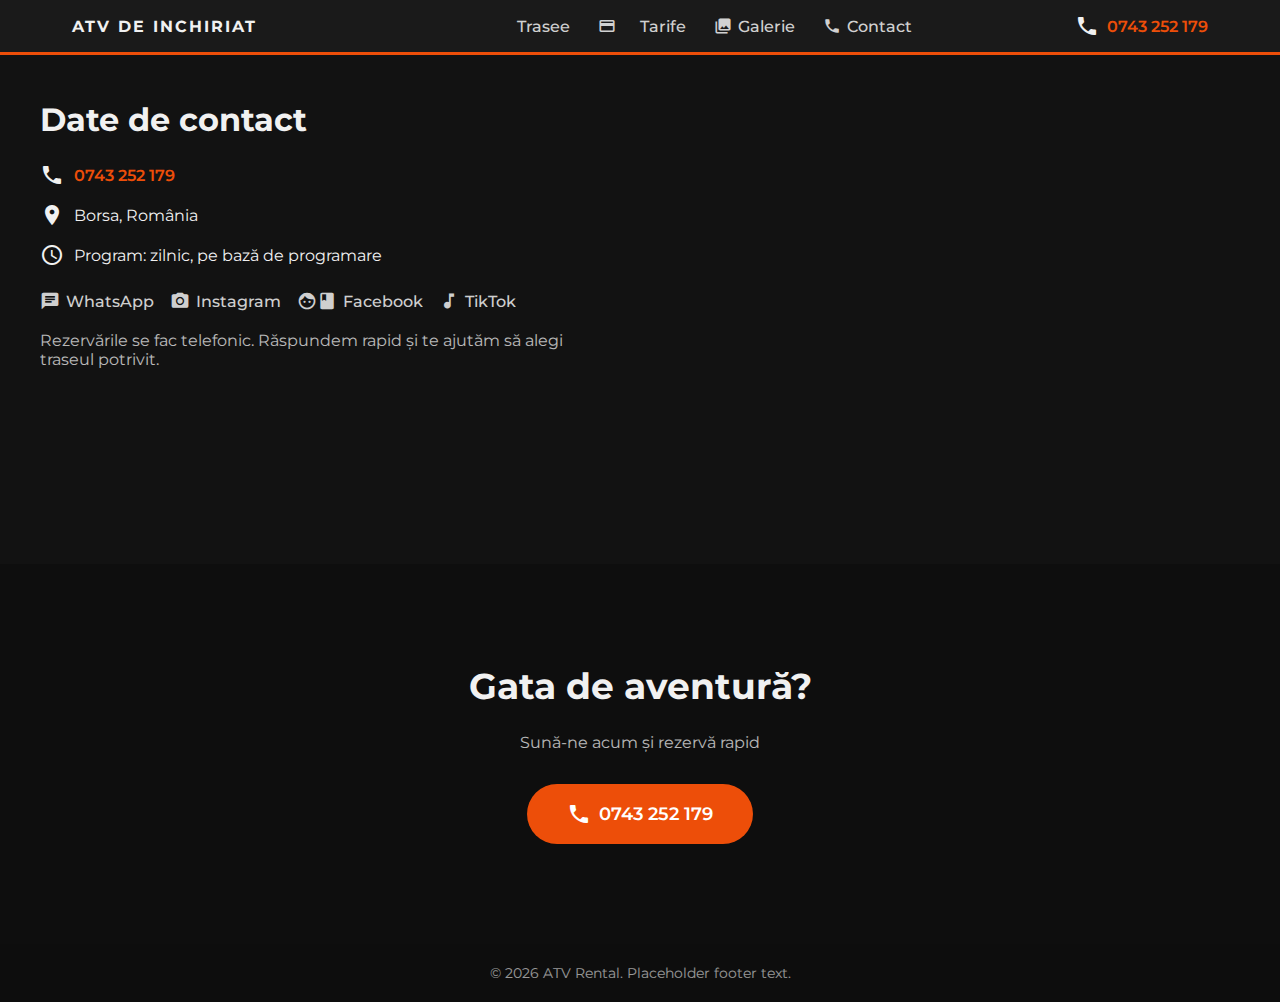
<file: contact.html>
<!DOCTYPE html>
<html lang="ro">
<head>
<script async src="https://www.googletagmanager.com/gtag/js?id=G-LXSSXX1KDB"></script>
<script>
  window.dataLayer = window.dataLayer || [];
  function gtag(){dataLayer.push(arguments);}
  gtag('js', new Date());

  gtag('config', 'G-LXSSXX1KDB');
</script>
    <meta charset="UTF-8">
    <meta name="viewport" content="width=device-width, initial-scale=1.0">
	<title>Contact ATV Borșa, Maramureș | Închirieri ATV</title>
	<meta name="description" content="Date de contact pentru închirieri ATV în Borșa, Maramureș. Rezervări telefonice, program flexibil și trasee ATV ghidate." />
	<link rel="canonical" href="https://atvdeinchiriat.com/contact.html" />
	<meta name="robots" content="index, follow">
	<link rel="alternate" hreflang="ro" href="https://atvdeinchiriat.com/contact.html" />

    <link rel="stylesheet" href="Resources/styles.css">

    <!-- Google Material Icons -->
    <link href="https://fonts.googleapis.com/icon?family=Material+Icons" rel="stylesheet">
    <link href="https://fonts.googleapis.com/css2?family=Montserrat:wght@300;400;600;700&display=swap" rel="stylesheet">
</head>

<body>

<!-- TOP BAR -->
<header class="topbar">
    <div class="topbar-inner">
        <button class="menu-toggle" aria-label="Deschide meniul">
            <span class="material-icons">menu</span>
        </button>

        <a href="/" class="brand">ATV DE INCHIRIAT</a>

        <nav class="nav-links">
            <a href="trasee.html">
                <span class="material-icons">route</span>
                Trasee
            </a>
            <a href="tarife.html">
                <span class="material-icons">payments</span>
                Tarife
            </a>
            <a href="galerie.html">
                <span class="material-icons">photo_library</span>
                Galerie
            </a>
            <a href="contact.html">
                <span class="material-icons">call</span>
                Contact
            </a>
        </nav>

        <div class="contact">
            <span class="material-icons">call</span>
            <a href="tel:+40 743 252 179">0743 252 179</a>
        </div>
    </div>

    <div class="mobile-menu">
        <a href="trasee.html">Trasee</a>
        <a href="tarife.html">Tarife</a>
        <a href="galerie.html">Galerie</a>
        <a href="contact.html">Contact</a>
    </div>
</header>



<!-- CONTACT INFO -->
<section class="contact-page">
    <div class="contact-grid">

        <!-- LEFT -->
        <div class="contact-info">
            <h1>Date de contact</h1>

            <div class="contact-item">
                <span class="material-icons">call</span>
                <a href="tel:+40 743 252 179">0743 252 179</a>
            </div>

            <div class="contact-item">
                <span class="material-icons">place</span>
                <span>Borsa, România</span>
            </div>

            <div class="contact-item">
                <span class="material-icons">schedule</span>
                <span>Program: zilnic, pe bază de programare</span>
            </div>
			
			<div class="contact-social">
				<a href="https://wa.me/40743252179" target="_blank" rel="noopener">
					<span class="material-icons">chat</span>
					WhatsApp
				</a>
				<a href="https://www.instagram.com/stories/atvde_inchiriat/3840600568029429691?utm_source=ig_story_item_share&igsh=MTkwcTBybHp3eXJyZQ==" target="_blank" rel="noopener">
					<span class="material-icons">photo_camera</span>
					<span class="label">Instagram</span>
				</a>

				<a href="https://www.facebook.com/people/Atv-DE-Inchiriat/pfbid02hTfa4GbfztEyVj2X4aE6qrc8XUMz5CJ8QyQxw5FTQ7PrWoSjRur744vvub97XQoel/" target="_blank" rel="noopener">
					<span class="material-icons">facebook</span>
					<span class="label">Facebook</span>
				</a>

				<a href="https://www.tiktok.com/@atv.inchiriere.borsa?_r=1&_t=ZN-94FKNu1mlXC" target="_blank" rel="noopener">
					<span class="material-icons">music_note</span>
					<span class="label">TikTok</span>
				</a>
			</div>

            <p class="contact-note">
                Rezervările se fac telefonic.
                Răspundem rapid și te ajutăm să alegi
                traseul potrivit.
            </p>
        </div>


        <div class="contact-map">
		<iframe
		  src="https://www.google.com/maps?q=47.6153233,24.7829717&hl=en&z=15&output=embed"
		  width="100%"
		  height="450"
		  style="border:0;"
		  loading="lazy"
		  referrerpolicy="no-referrer-when-downgrade">
		</iframe>
        </div>

    </div>
</section>


<section class="final-cta-single">

    <div class="cta-content">
        <h2>Gata de aventură?</h2>
        <p>Sună-ne acum și rezervă rapid</p>

        <a href="tel:+40 743 252 179" class="btn-primary large">
            <span class="material-icons">call</span>
            0743 252 179
        </a>
    </div>
</section>

<footer class="footer">
    <p id="footer-text">© #### ATV Rental. Placeholder footer text.</p>
</footer>

<a href="tel:+40 743 252 179" class="mobile-call">
    <span class="material-icons">call</span>
    Sună acum
</a>

<script src="Resources/app.js"></script>
</body>
</html>
</file>
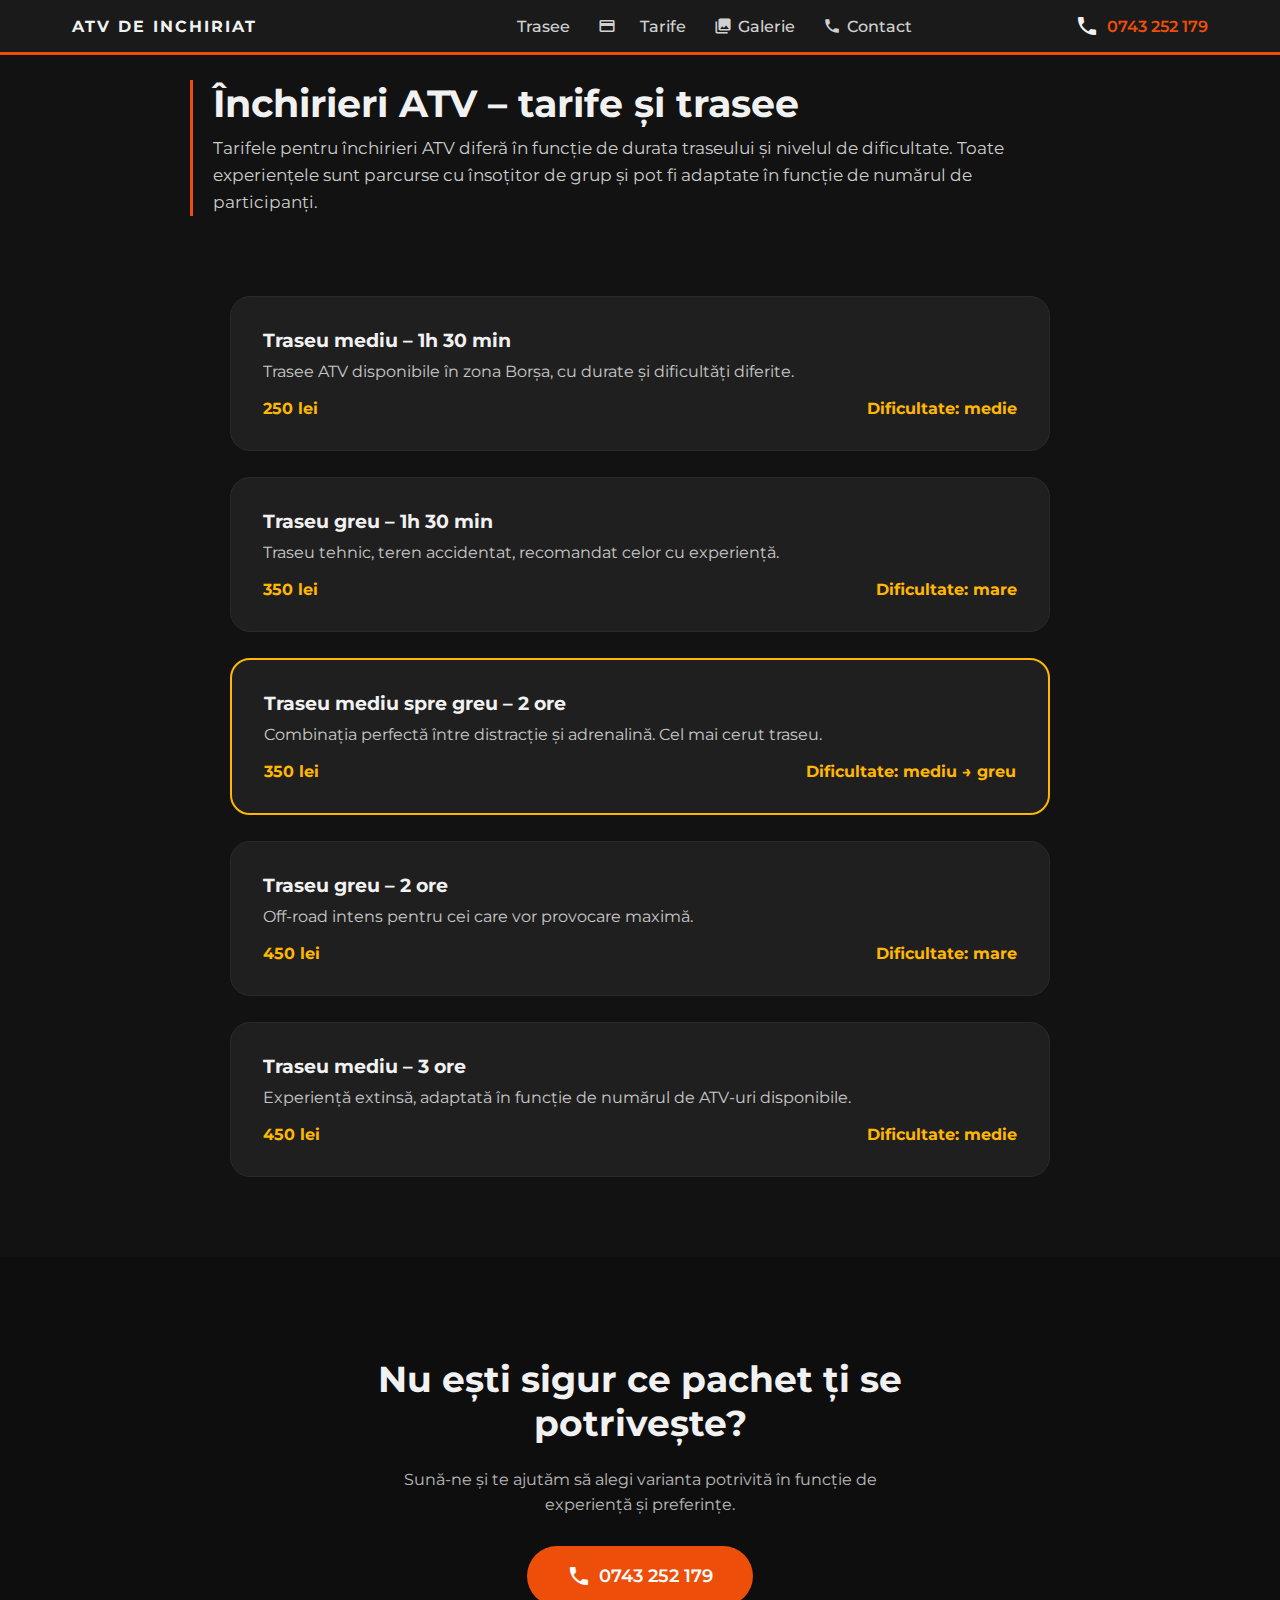
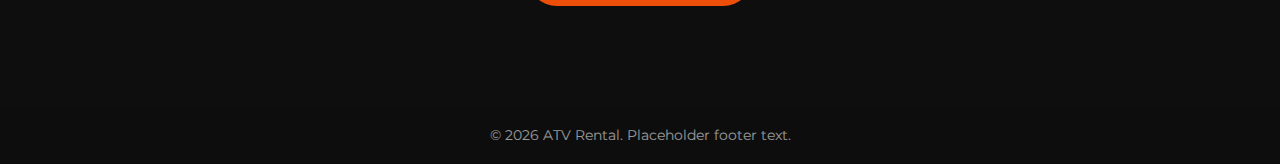
<file: tarife.html>
<!DOCTYPE html>
<html lang="ro">
<head>
    <meta charset="UTF-8">
    <meta name="viewport" content="width=device-width, initial-scale=1.0">
	<title>Tarife ATV în Borșa, Maramureș | Închirieri ATV</title>
	<meta name="description" content="Tarife pentru închirieri ATV în Borșa, Maramureș. Prețuri în funcție de durată și dificultate, trasee ghidate și rezervare rapidă prin telefon." />
	<link rel="canonical" href="https://www.atvdeinchiriat.com/tarife.html" />

	<meta name="robots" content="index, follow">
	<link rel="alternate" hreflang="ro" href="https://atvdeinchiriat.com/tarife.html" />

    <link rel="stylesheet" href="Resources/styles.css">

    <link href="https://fonts.googleapis.com/icon?family=Material+Icons" rel="stylesheet">
    <link href="https://fonts.googleapis.com/css2?family=Montserrat:wght@300;400;600;700&display=swap" rel="stylesheet">
</head>
<script async src="https://www.googletagmanager.com/gtag/js?id=G-GG362WJ797"></script>
<script>
  window.dataLayer = window.dataLayer || [];
  function gtag(){dataLayer.push(arguments);}
  gtag('js', new Date());

  gtag('config', 'G-GG362WJ797');
</script>
<body>


<header class="topbar">
    <div class="topbar-inner">
        <button class="menu-toggle" aria-label="Deschide meniul">
            <span class="material-icons">menu</span>
        </button>

        <a href="/" class="brand">
            ATV DE INCHIRIAT
        </a>

        <nav class="nav-links">
            <a href="trasee.html">
                <span class="material-icons">route</span>
                Trasee
            </a>
            <a href="tarife.html">
                <span class="material-icons">payments</span>
                Tarife
            </a>
            <a href="galerie.html">
                <span class="material-icons">photo_library</span>
                Galerie
            </a>
            <a href="contact.html">
                <span class="material-icons">call</span>
                Contact
            </a>
        </nav>

        <div class="contact">
            <span class="material-icons">call</span>
            <a href="tel:+40 743 252 179">0743 252 179</a>
        </div>
    </div>

     <div class="mobile-menu">
        <a href="trasee.html">Trasee</a>
        <a href="tarife.html">Tarife</a>
        <a href="galerie.html">Galerie</a>
        <a href="contact.html">Contact</a>
    </div>
</header>


<section class="page-heading">
    <h1>Închirieri ATV – tarife și trasee</h1>
    <p>
		Tarifele pentru închirieri ATV diferă în funcție de durata traseului
        și nivelul de dificultate.
        Toate experiențele sunt parcurse cu însoțitor de grup și pot fi adaptate
        în funcție de numărul de participanți.
    </p>
</section>



<section class="pricing-experiences">

    <div class="experience-block">
        <h3>Traseu mediu – 1h 30 min</h3>
        <p>
			Trasee ATV disponibile în zona Borșa, cu durate și dificultăți diferite.
        </p>
        <div class="experience-meta">
            <span>250 lei</span>
            <span>Dificultate: medie</span>
        </div>
    </div>

    <div class="experience-block">
        <h3>Traseu greu – 1h 30 min</h3>
        <p>
            Traseu tehnic, teren accidentat, recomandat celor cu experiență.
        </p>
        <div class="experience-meta">
            <span>350 lei</span>
            <span>Dificultate: mare</span>
        </div>
    </div>

    <div class="experience-block featured">
        <h3>Traseu mediu spre greu – 2 ore</h3>
        <p>
            Combinația perfectă între distracție și adrenalină. Cel mai cerut traseu.
        </p>
        <div class="experience-meta">
            <span>350 lei</span>
            <span>Dificultate: mediu → greu</span>
        </div>
    </div>

    <div class="experience-block">
        <h3>Traseu greu – 2 ore</h3>
        <p>
            Off-road intens pentru cei care vor provocare maximă.
        </p>
        <div class="experience-meta">
            <span>450 lei</span>
            <span>Dificultate: mare</span>
        </div>
    </div>

    <div class="experience-block">
        <h3>Traseu mediu – 3 ore</h3>
        <p>
            Experiență extinsă, adaptată în funcție de numărul de ATV-uri disponibile.
        </p>
        <div class="experience-meta">
            <span>450 lei</span>
            <span>Dificultate: medie</span>
        </div>
    </div>

</section>


<!-- CTA -->
<section class="final-cta-single">
    <div class="cta-content" >
        <h2>Nu ești sigur ce pachet ți se potrivește?</h2>
        <p>
            Sună-ne și te ajutăm să alegi varianta potrivită
            în funcție de experiență și preferințe.
        </p>

        <a href="tel:+40 743 252 179" class="btn-primary large">
            <span class="material-icons">call</span>
            0743 252 179
        </a>
    </div>
</section>

<footer class="footer">
    <p id="footer-text">© #### ATV Rental. Placeholder footer text.</p>
</footer>

<a href="tel:+40 743 252 179" class="mobile-call">
    <span class="material-icons">call</span>
    Sună acum
</a>

<script src="Resources/app.js"></script>
</body>
</html>
</file>
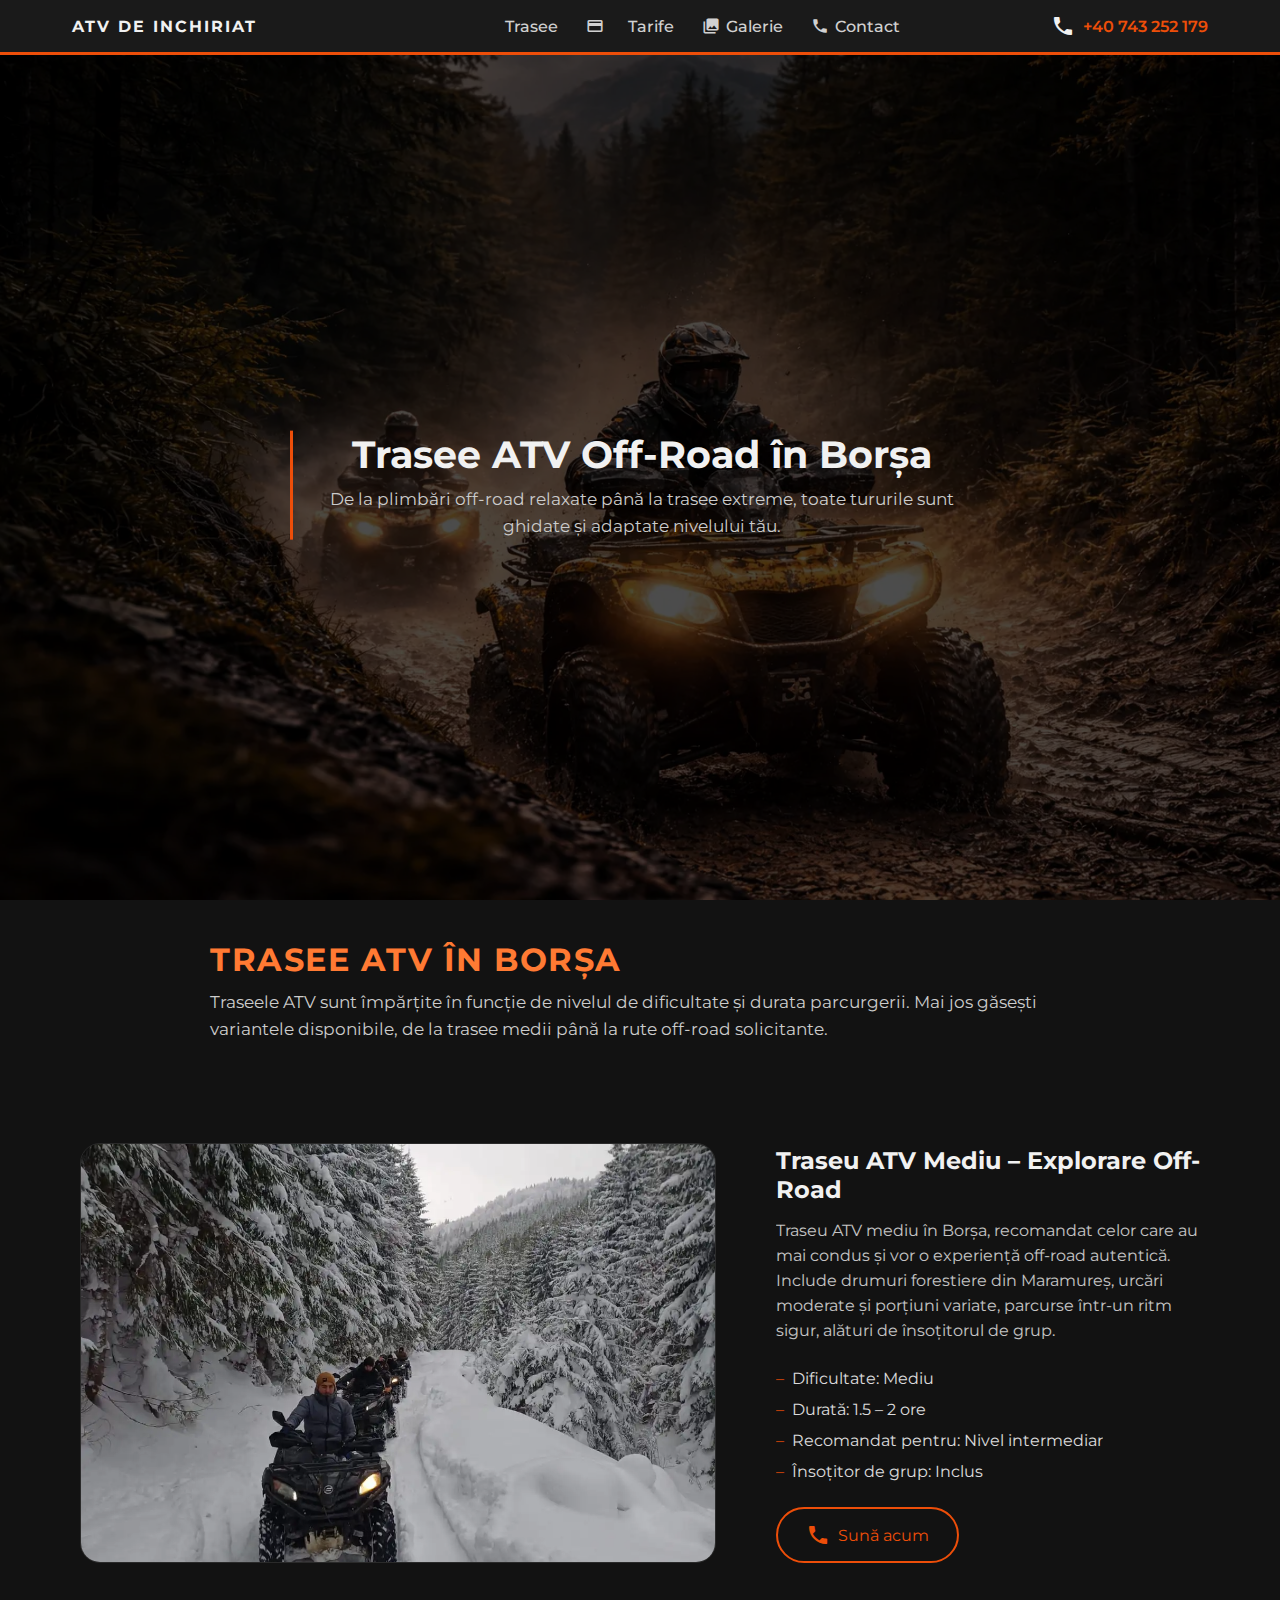
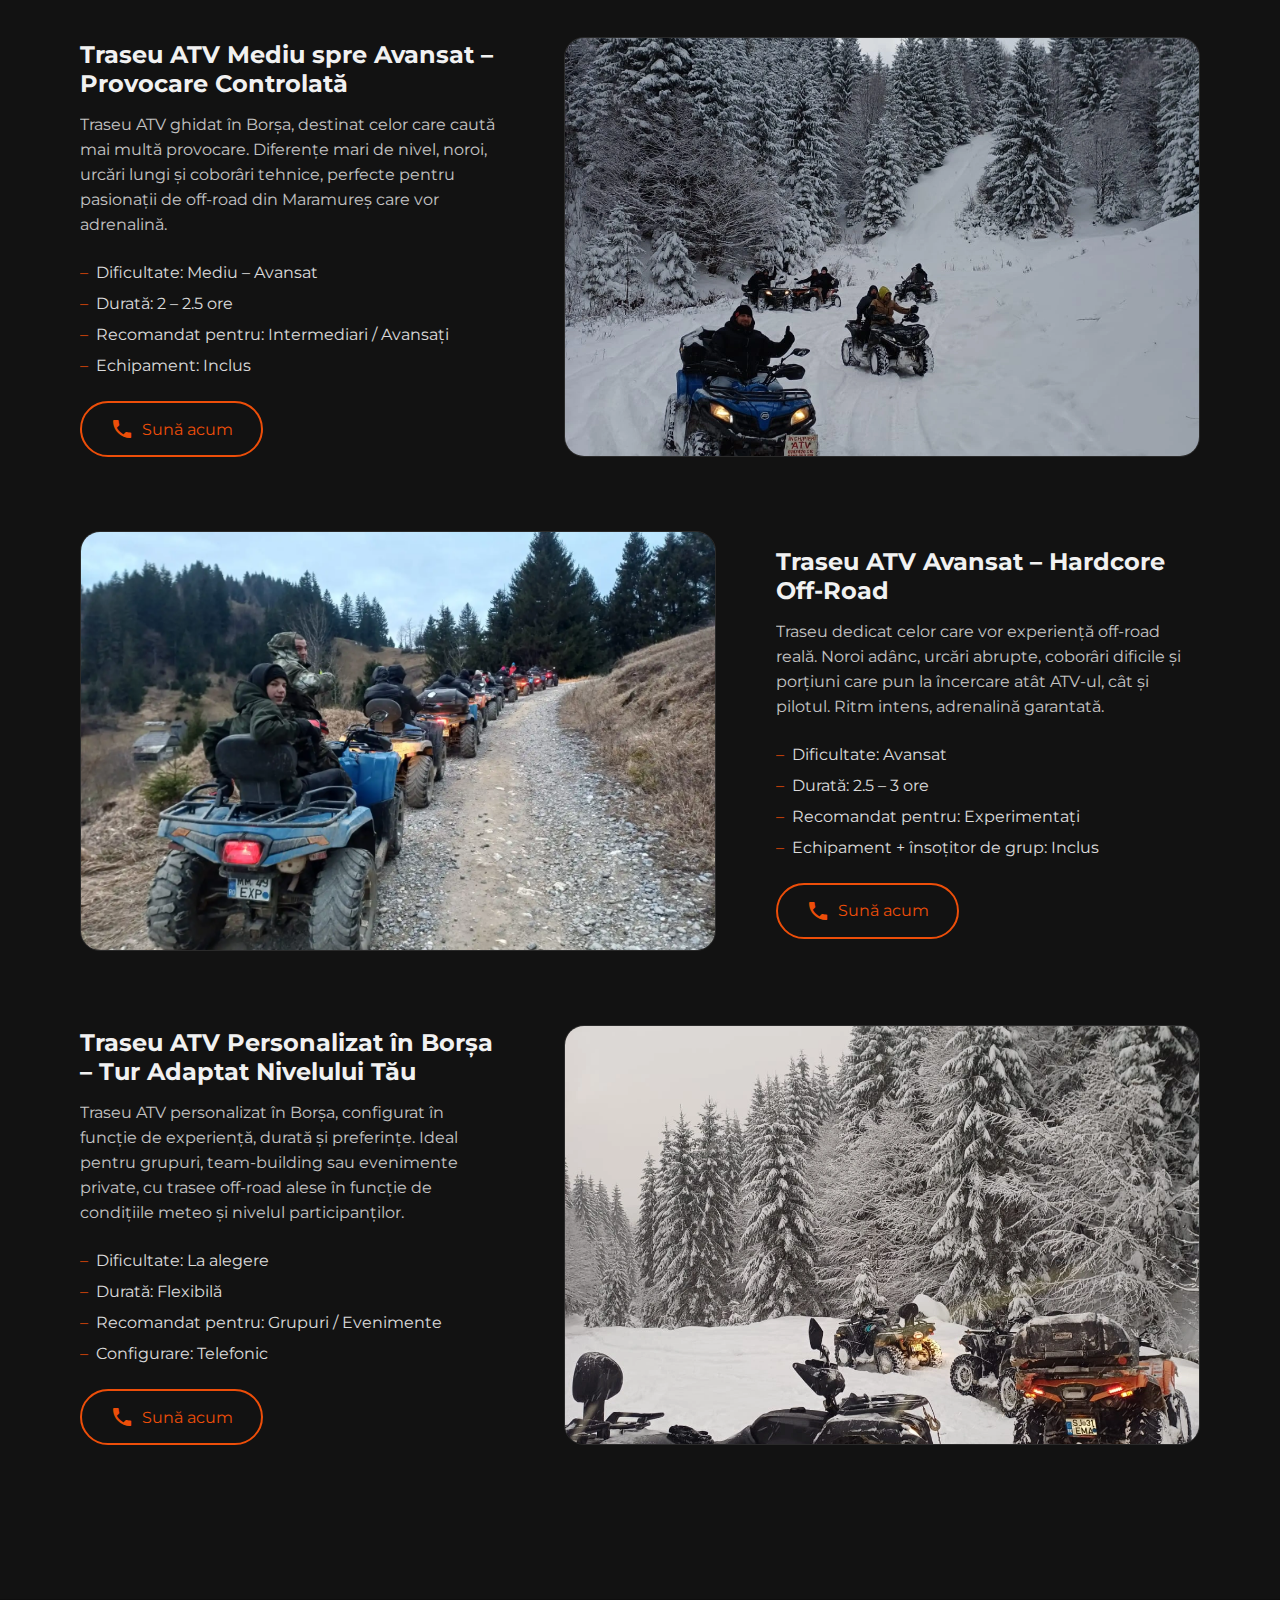
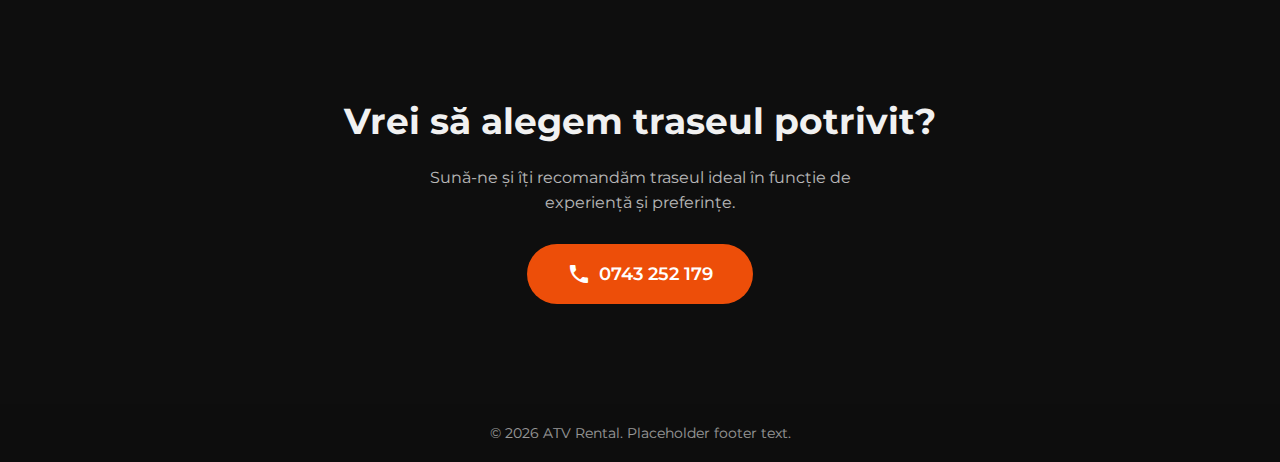
<file: trasee.html>
<!DOCTYPE html>
<html lang="ro">
<head>
<script async src="https://www.googletagmanager.com/gtag/js?id=G-LXSSXX1KDB"></script>
<script>
  window.dataLayer = window.dataLayer || [];
  function gtag(){dataLayer.push(arguments);}
  gtag('js', new Date());

  gtag('config', 'G-LXSSXX1KDB');
</script>
    <meta charset="UTF-8">
    <meta name="viewport" content="width=device-width, initial-scale=1.0">
	<title>Trasee ATV în Borșa, Maramureș | Off-road ghidat</title>
	<meta name="description" content="Trasee ATV off-road în Borșa, Maramureș. Tururi ghidate pentru nivel mediu, avansat sau trasee personalizate. Rezervări rapide prin telefon." />

<link rel="canonical" href="https://atvdeinchiriat.com/trasee.html" />

    <link rel="stylesheet" href="Resources/styles.css">

    <link href="https://fonts.googleapis.com/icon?family=Material+Icons" rel="stylesheet">
    <link href="https://fonts.googleapis.com/css2?family=Montserrat:wght@300;400;600;700&display=swap" rel="stylesheet">
	
	<meta property="og:type" content="website">
	<meta property="og:locale" content="ro_RO">

	<meta property="og:title" content="Trasee ATV off-road în Borșa, Maramureș">
	<meta property="og:description" content="Descoperă trasee ATV ghidate în Borșa: mediu, avansat sau personalizat. Off-road autentic în Maramureș, cu ghid inclus.">
	<meta property="og:url" content="https://atvdeinchiriat.com/trasee.html">
	<meta property="og:site_name" content="ATV de închiriat Borșa">

	<meta property="og:image" content="https://atvdeinchiriat.com/Resources/Images/og-trasee-atv-borsa.jpg">
	<meta property="og:image:width" content="1200">
	<meta property="og:image:height" content="630">
	<meta property="og:image:alt" content="Trasee ATV off-road în Borșa, Maramureș">
	<meta name="robots" content="index, follow">
	<link rel="alternate" hreflang="ro" href="https://atvdeinchiriat.com/trasee.html" />

</head>

<body>

<header class="topbar">
    <div class="topbar-inner">
        <button class="menu-toggle" aria-label="Deschide meniul">
            <span class="material-icons">menu</span>
        </button>

		<a href="/" class="brand">
			ATV DE INCHIRIAT
		</a>

        <nav class="nav-links">
            <a href="trasee.html">
                <span class="material-icons">route</span>
                Trasee
            </a>
            <a href="tarife.html">
                <span class="material-icons">payments</span>
                Tarife
            </a>
            <a href="galerie.html">
                <span class="material-icons">photo_library</span>
                Galerie
            </a>
            <a href="contact.html">
                <span class="material-icons">call</span>
                Contact
            </a>
        </nav>

        <div class="contact">
            <span class="material-icons">call</span>
            <a href="tel:+40 743 252 179">+40 743 252 179</a>
        </div>
    </div>

    <div class="mobile-menu">
        <a href="trasee.html">Trasee</a>
        <a href="tarife.html">Tarife</a>
        <a href="galerie.html">Galerie</a>
        <a href="contact.html">Contact</a>
    </div>
</header>

<section class="page-hero">
    <div class="hero-overlay"></div>

	<div class="hero-content">
	
	<div class="page-heading">
		<h1>Trasee ATV Off-Road în Borșa</h1>
		<p>
		De la plimbări off-road relaxate până la trasee extreme,
				toate tururile sunt ghidate și adaptate nivelului tău.
		</p>
	</div>

	</div>
</section>

<section class="trasee-intro">
    <h2 class="trasee-intro-label">Trasee ATV în Borșa</h2>

    <p class="trasee-intro-text">
        Traseele ATV sunt împărțite în funcție de nivelul de dificultate
        și durata parcurgerii.
        Mai jos găsești variantele disponibile, de la trasee medii
        până la rute off-road solicitante.
    </p>
</section>



<section class="trasee">

    <section class="traseu-row">
        <div class="traseu-image">
            <img src="Resources/Images/trasee-mediu.webp" alt="Traseu ATV mediu">
        </div>

        <div class="traseu-info">
			<h2>Traseu ATV Mediu – Explorare Off-Road</h2>

			<p>
				Traseu ATV mediu în Borșa, recomandat celor care au mai condus
				și vor o experiență off-road autentică.
				Include drumuri forestiere din Maramureș, urcări moderate
				și porțiuni variate, parcurse într-un ritm sigur,
				alături de însoțitorul de grup.
			</p>
			
            <ul>
                <li>Dificultate: Mediu</li>
                <li>Durată: 1.5 – 2 ore</li>
                <li>Recomandat pentru: Nivel intermediar</li>
                <li>Însoțitor de grup: Inclus</li>
            </ul>

            <a href="tel:+40 743 252 179" class="btn-secondary">
                <span class="material-icons">call</span>
                Sună acum
            </a>
        </div>
    </section>

    <section class="traseu-row reverse">
        <div class="traseu-image">
            <img src="Resources/Images/trasee-mediu-avansat.webp" alt="Traseu ATV mediu spre avansat">
        </div>

        <div class="traseu-info">
            <h2>Traseu ATV Mediu spre Avansat – Provocare Controlată</h2>

            <p>
				Traseu ATV ghidat în Borșa, destinat celor care caută
				mai multă provocare.
				Diferențe mari de nivel, noroi, urcări lungi și coborâri tehnice,
				perfecte pentru pasionații de off-road din Maramureș
				care vor adrenalină.
            </p>

            <ul>
                <li>Dificultate: Mediu – Avansat</li>
                <li>Durată: 2 – 2.5 ore</li>
                <li>Recomandat pentru: Intermediari / Avansați</li>
                <li>Echipament: Inclus</li>
            </ul>

            <a href="tel:+40 743 252 179" class="btn-secondary">
                <span class="material-icons">call</span>
                Sună acum
            </a>
        </div>
    </section>

    <section class="traseu-row">
        <div class="traseu-image">
            <img src="Resources/Images/trasee-greu.webp" alt="Traseu ATV avansat">
        </div>

        <div class="traseu-info">
            <h2>Traseu ATV Avansat – Hardcore Off-Road</h2>

            <p>
                Traseu dedicat celor care vor experiență off-road reală.
                Noroi adânc, urcări abrupte, coborâri dificile și
                porțiuni care pun la încercare atât ATV-ul, cât și pilotul.
                Ritm intens, adrenalină garantată.
            </p>

            <ul>
                <li>Dificultate: Avansat</li>
                <li>Durată: 2.5 – 3 ore</li>
                <li>Recomandat pentru: Experimentați</li>
                <li>Echipament + însoțitor de grup: Inclus</li>
            </ul>

            <a href="tel:+40 743 252 179" class="btn-secondary">
                <span class="material-icons">call</span>
                Sună acum
            </a>
        </div>
    </section>

    <section class="traseu-row reverse">
        <div class="traseu-image">
            <img src="Resources/Images/trasee-personalizat.webp" alt="Traseu ATV personalizat">
        </div>

        <div class="traseu-info">
            <h2>Traseu ATV Personalizat în Borșa – Tur Adaptat Nivelului Tău</h2>

            <p>
				Traseu ATV personalizat în Borșa, configurat în funcție de
				experiență, durată și preferințe.
				Ideal pentru grupuri, team-building sau evenimente private,
				cu trasee off-road alese în funcție de condițiile meteo
				și nivelul participanților.
            </p>

            <ul>
                <li>Dificultate: La alegere</li>
                <li>Durată: Flexibilă</li>
                <li>Recomandat pentru: Grupuri / Evenimente</li>
                <li>Configurare: Telefonic</li>
            </ul>

            <a href="tel:+40 743 252 179" class="btn-secondary">
                <span class="material-icons">call</span>
                Sună acum
            </a>
        </div>
    </section>

</section>

<section class="final-cta-single">

    <div class="cta-content">
        <h2>Vrei să alegem traseul potrivit?</h2>
        <p>
            Sună-ne și îți recomandăm traseul ideal
            în funcție de experiență și preferințe.
        </p>

        <a href="tel:+40 743 252 179" class="btn-primary large">
            <span class="material-icons">call</span>
            0743 252 179
        </a>
    </div>
</section>

<footer class="footer">
    <p id="footer-text">© #### ATV Rental. Placeholder footer text.</p>
</footer>

<a href="tel:+40 743 252 179" class="mobile-call">
    <span class="material-icons">call</span>
    Sună acum
</a>

<script src="Resources/app.js"></script>
</body>
</html>
</file>
<file: Resources/styles.css>
* {
    margin: 0;
    padding: 0;
    box-sizing: border-box;
}

:root {
    --accent-main: #ED4E09;
    --accent-hover: #ff6a2a;
    --accent-soft: #b93c07;
	--heading-accent: #ff7a33;
	--bg-dark: #121212;
	--bg-dark-2: #1a1a1a;
}


html, body {
    max-width: 100%;
    overflow-x: hidden;
}
body {
    font-family: Montserrat, sans-serif;
    background: #121212;
    color: #f1f1f1;
}

/* TOP BAR */
.topbar {
    position: fixed;
    top: 0;
    width: 100%;
    background: #1a1a1a;
    z-index: 100;
    border-bottom: 3px solid var(--accent-main);
}

.topbar-inner {
    max-width: 1200px;
    margin: auto;
    padding: 14px 32px;
    display: flex;
    justify-content: space-between;
    align-items: center;
}

.brand {
    font-weight: 700;
    letter-spacing: 2px;
}

.contact {
    display: flex;
    align-items: center;
    gap: 8px;
}

.contact a {
    color: var(--accent-main);
    text-decoration: none;
    font-weight: 600;
}

.contact a:hover {
    color: var(--accent-hover);
}

/* HERO */
.hero {
    height: 100vh;
    background: url("Images/landing.webp") center / cover no-repeat;
    position: relative;
    padding-top: 70px;
}
.hero .page-heading{
    margin:0;
}

.hero-overlay {
    position: absolute;
    inset: 0;
    background: rgba(0,0,0,0.7);
}

.hero-content {
    position: relative;
    max-width: 700px;
    margin: auto;
    top: 50%;
    transform: translateY(-50%);
    text-align: center;
}

.hero h1 {
    font-size: 48px;
    margin-bottom: 16px;
}

.hero-buttons {
    margin-top: 32px;
    display: flex;
    justify-content: center;
    gap: 16px;
}

/* BUTTONS */
.btn-primary {
    background: var(--accent-main);
    color: #fff;
    padding: 14px 28px;
    border-radius: 30px;
    text-decoration: none;
    font-weight: 600;
    display: inline-flex;
    align-items: center;
    gap: 8px;
}
.btn-primary:hover {
    background: var(--accent-hover);
}
.btn-secondary {
    border: 2px solid var(--accent-main);
    color: var(--accent-main);
    padding: 14px 28px;
    border-radius: 30px;
    text-decoration: none;
    display: inline-flex;
    align-items: center;
    gap: 8px;
}
.btn-secondary:hover {
    border-color: var(--accent-hover);
    color: var(--accent-hover);
}
.small { padding: 10px 22px; }
.large { font-size: 18px; padding: 18px 40px; }

/* INFO STRIP */
.info-strip {
    display: grid;
    grid-template-columns: repeat(auto-fit,minmax(220px,1fr));
    gap: 24px;
    padding: 80px 40px;
    background: #1a1a1a;
}

.info-item {
    text-align: center;
}

.info-item span {
    font-size: 40px;
    color: #ffb703;
    margin-bottom: 12px;
}

/* PACKAGES */
.packages {
    padding: 20px 40px 40px 40px;
    text-align: center;
}

.section-subtitle {
    opacity: 0.7;
    margin-top: 10px;
}

.package-grid {
    margin-top: 50px;
    display: grid;
    grid-template-columns: repeat(auto-fit,minmax(260px,1fr));
    gap: 30px;
}

.package-card {
    background: #1f1f1f;
    padding: 40px;
    border-radius: 20px;
    border: 1px solid #2a2a2a;
}
.package-card ul {
    list-style: none;
    margin: 20px 0 28px;
    padding: 0;
}

.package-card li {
    padding: 6px 0;
    opacity: 0.85;
}
.package-card.featured {
    border: 2px solid #ffb703;
}

.price {
    font-size: 28px;
    font-weight: 700;
    margin: 16px 0;
}

.package-card.featured,
.experience-block.featured {
    border: 2px solid var(--accent-main);
}

/* FOOTER */
.footer {
    background: #0a0a0a;
    padding: 20px;
    text-align: center;
    font-size: 14px;
    opacity: 0.6;
}

/* ANIMATIONS */
.fade, .slide {
    opacity: 0;
    transform: translateY(20px);
    transition: 0.6s ease;
}

.slide {
    transform: translateX(-20px);
}

.delay { transition-delay: 0.2s; }
.delay-2 { transition-delay: 0.4s; }

.show {
    opacity: 1;
    transform: none;
}

.nav-links {
    display: flex;
    align-items: center;
    gap: 28px;
}

.nav-links a {
    display: flex;
    align-items: center;
    gap: 6px;
    color: #f1f1f1;
    text-decoration: none;
    font-weight: 500;
    opacity: 0.85;
    transition: opacity 0.2s, color 0.2s;
}

.nav-links a:hover {
    opacity: 1;
    color: var(--accent-main);
}

.nav-links .material-icons {
    font-size: 18px;
}
.final-cta {
    background: #0e0e0e;
    padding: 100px 40px;
    display: grid;
    grid-template-columns: 1fr 1fr;
    gap: 60px;
    align-items: center;
}
.final-cta-single {
    background: #0e0e0e;
    padding: 100px 40px;
    text-align: center;
}

.final-cta-single .cta-content {
    max-width: 700px;
    margin: 0 auto;
    display: flex;
    flex-direction: column;
    align-items: center;
}

.final-cta-single .cta-content p {
    opacity: 0.75;
    margin-top: 10px;
    margin-bottom: 28px;
    line-height: 1.6;
}


.cta-content h2 {
    font-size: 36px;
    margin-bottom: 12px;
}

.cta-content p {
    opacity: 0.75;
    max-width: 500px;
    margin-bottom: 28px;
}

.location {
    margin-top: 20px;
    display: flex;
    align-items: center;
    gap: 8px;
    opacity: 0.8;
}

.location .material-icons {
    color: #ffb703;
}

/* MAP */
.map-wrapper {
    width: 100%;
    height: 320px;
    border-radius: 16px;
    overflow: hidden;
    border: 1px solid #1f1f1f;
}

.map-wrapper iframe {
    width: 100%;
    height: 100%;
    border: none;
}
.menu-toggle {
    display: none;
    background: none;
    border: none;
    color: #f1f1f1;
    cursor: pointer;
}

.menu-toggle .material-icons {
    font-size: 28px;
}
.mobile-menu {
    position: fixed;
    top: 56px;
    left: 0;
    right: 0;
    background: #121212;
    display: none;
    flex-direction: column;
    z-index: 99;
    border-bottom: 1px solid #1f1f1f;
}

.mobile-menu a {
    padding: 18px 24px;
    text-decoration: none;
    color: #f1f1f1;
    border-top: 1px solid #1f1f1f;
    font-weight: 600;
}

.mobile-menu a:hover {
    background: #1a1a1a;
    color: #ffb703;
}
/* PAGE HERO (INNER PAGES) */
.page-hero {
    height: 100vh;
    background: url("Images/trasee-hero.webp") center  / cover no-repeat;
    position: relative;
    padding-top: 70px;
}
.page-hero .page-heading{
    margin:0;
}

.page-hero h1 {
    font-size: 48px;
    margin-bottom: 16px;
}

/* TRASEE */
.trasee {
    padding: 80px 40px;
    background: #121212;
}

.trasee-grid {
    max-width: 1100px;
    margin: auto;
    display: grid;
    grid-template-columns: repeat(auto-fit, minmax(280px, 1fr));
    gap: 30px;
}

.traseu-card {
    background: #1f1f1f;
    padding: 40px;
    border-radius: 20px;
    border: 1px solid #2a2a2a;
}

.traseu-card span.material-icons {
    font-size: 36px;
    color: #ffb703;
    margin-bottom: 12px;
}

.traseu-card h3 {
    margin-bottom: 10px;
}

.traseu-card p {
    opacity: 0.75;
    margin-bottom: 20px;
}

.traseu-card ul {
    list-style: none;
    padding: 0;
}

.traseu-card li {
    padding: 6px 0;
    opacity: 0.85;
}

.traseu-card li::before {
    content: "–";
    margin-right: 8px;
    color: #ffb703;
}
.brand {
    font-weight: 700;
    letter-spacing: 2px;
    color: #f1f1f1;
    text-decoration: none;
    transition: color 0.2s ease;
}

.brand:hover {
    color: #ffb703;
}
.traseu-row {
    margin: 70px auto;
    padding: 0 40px;
    display: grid;
    grid-template-columns: 1.5fr 1fr;
    gap: 60px;
    align-items: center;
}
.traseu-row:first-child {
    margin-top: 0;
}
.trasee-intro {
    max-width: 900px;
    margin: 40px auto 20px;
    padding: 0 20px;
}

.trasee-intro-label {
    color: var(--heading-accent);
    text-transform: uppercase;
    font-size: 2rem;
    letter-spacing: 1.5px;
    margin-bottom: 10px;
}

.trasee-intro-text {
    color: #ccc;
    font-size: 1.05rem;
    line-height: 1.6;
}


.traseu-row.reverse {
    direction: rtl;
}

.traseu-row.reverse .traseu-info {
    direction: ltr;
}

.traseu-row .btn-secondary {
    margin-top: 20px;
}

.traseu-info h2 {
    margin-bottom: 14px;
}

.traseu-info p {
    opacity: 0.8;
    margin-bottom: 20px;
	line-height: 25px;
}

.traseu-info ul {
    list-style: none;
    padding: 0;
}

.traseu-info li {
    padding: 6px 0;
    opacity: 0.9;
}

.traseu-info li::before {
    content: "–";
    margin-right: 8px;
    color: #ffb703;
}
.traseu-image {
    width: 100%;
    height: 100%;
}
.traseu-info li::before,
.traseu-card li::before,
.included-list li::before,
.useful-info li::before,
.location .material-icons,
.info-item span {
    color: var(--accent-main);
}
.traseu-image img {
    width: 100%;
    height: 100%;
    max-height: 420px;
    object-fit: cover;
    border-radius: 20px;
    border: 1px solid #2a2a2a;
}
/* PRICING INTRO */
.pricing-intro {
    max-width: 900px;
    margin: 100px auto 40px;
    padding: 0 40px;
    text-align: center;
}

.pricing-intro h2 {
    margin-bottom: 14px;
}

.pricing-intro p {
    opacity: 0.75;
    line-height: 1.6;
}


/* INCLUDED */
.included {
    padding: 80px 40px;
    background: #1a1a1a;
    text-align: center;
}

.included h2 {
    margin-bottom: 24px;
}

.included-list {
    list-style: none;
    padding: 0;
    max-width: 600px;
    margin: auto;
}

.included-list li {
    padding: 8px 0;
    opacity: 0.85;
}

.included-list li::before {
    content: "–";
    margin-right: 8px;
    color: #ffb703;
}
/* GALLERY */
.gallery {
    padding: 100px 40px;
    background: #121212;
}

.gallery-grid {
    max-width: 1200px;
    margin: auto;
    display: grid;
    grid-template-columns: repeat(auto-fit, minmax(300px, 1fr));
    gap: 30px;
}

.gallery-item {
    position: relative;
    overflow: hidden;
    border-radius: 20px;
    border: 1px solid #2a2a2a;
}

.gallery-item img {
    width: 100%;
    height: 100%;
    object-fit: cover;
    transition: transform 0.4s ease;
	cursor:pointer;
}

.gallery-item:hover img {
    transform: scale(1.05);
}

.gallery-overlay {
    position: absolute;
    inset: 0;
    background: rgba(0,0,0,0.55);
    display: flex;
    align-items: center;
    justify-content: center;
    opacity: 0;
    transition: opacity 0.3s ease;
}

.gallery-item:hover .gallery-overlay {
    opacity: 1;
}
/* MODAL */
.image-modal {
    position: fixed;
    inset: 0;
    display: none;
    z-index: 1000;
}

.image-modal.active {
    display: block;
}

.modal-backdrop {
    position: absolute;
    inset: 0;
    background: rgba(0,0,0,0.85);
}

.modal-content {
    position: relative;
    max-width: 90vw;
    max-height: 85vh;
    margin: auto;
    top: 50%;
    transform: translateY(-50%);
    display: flex;
    flex-direction: column;
    align-items: center;
    gap: 16px;
}

.modal-content img {
    max-width: 100%;
    max-height: 70vh;
    border-radius: 12px;
    border: 1px solid #2a2a2a;
}

/* Close button */
.modal-close {
    position: absolute;
    top: -48px;
    right: 0;
    background: none;
    border: none;
    color: #f1f1f1;
    cursor: pointer;
}

.modal-close .material-icons {
    font-size: 32px;
}

/* Call button inside modal */
.modal-call {
    padding: 14px 28px;
}
/* CONTACT PAGE */
.contact-page {
    padding: 100px 40px;
    background: #121212;
}

.contact-grid {
    max-width: 1200px;
    margin: auto;
    display: grid;
    grid-template-columns: 1fr 1fr;
    gap: 60px;
}

.contact-info h1 {
    margin-bottom: 24px;
}

/* CONTACT SOCIAL */
.contact-social {
    margin-top: 24px;
    display: flex;
    flex-wrap: wrap;
    gap: 16px;
}

.contact-social a {
    display: flex;
    align-items: center;
    gap: 6px;
    color: #f1f1f1;
    text-decoration: none;
    font-weight: 500;
    opacity: 0.85;
    transition: opacity 0.2s, color 0.2s;
}

.contact-social a:hover {
    opacity: 1;
    color: #ffb703;
}

.contact-social .material-icons {
    font-size: 20px;
}


.contact-item {
    display: flex;
    align-items: center;
    gap: 10px;
    margin-bottom: 16px;
}

.contact-item a {
    color: var(--accent-main);
    text-decoration: none;
    font-weight: 600;
}

.contact-note {
    margin-top: 20px;
    opacity: 0.75;
}

.contact-map iframe {
    width: 100%;
    height: 360px;
    border: none;
    border-radius: 16px;
    border: 1px solid #2a2a2a;
}

/* USEFUL INFO */
.useful-info {
    padding: 50px 40px;
    background: #1a1a1a;
    text-align: center;
}

.useful-info h2{
    margin:0px 0px 40px 0px;
}

.useful-grid {
    max-width: 900px;
    margin: auto;
    display: grid;
    grid-template-columns: 1fr 1fr;
    gap: 40px;
    text-align: left;
}

.useful-info ul {
    list-style: none;
    padding: 0;
}

.useful-info li {
    padding: 6px 0;
    opacity: 0.85;
}

.useful-info li::before {
    content: "–";
    margin-right: 8px;
    color: #ffb703;
}

.about {
    background: #0f0f0f;
    color: #e0e0e0;
	padding:40px 40px;
}

.about-content {
    max-width: 1100px;
    margin: 0 auto;
}

.about h2 {
    font-size: 34px;
    font-weight: 700;
    margin-bottom: 25px;
    color: #ffffff;
}

.about p {
    font-size: 16px;
    line-height: 1.7;
    margin-bottom: 18px;
    color: #cfcfcf;
}

.about strong {
    color: #ffffff;
}

.why-us {
    background: #141414;
    color: #ffffff;
	padding:40px 40px;
	overflow: visible;
}

.why-us h2 {
    text-align: center;
    font-size: 32px;
    margin-bottom: 40px;
}

.why-list {
    max-width: 900px;
    margin: 0 auto;
    list-style: none;
    padding: 0;
}

.why-list li {
    display: flex;
    align-items: center;
    gap: 12px;
    padding: 14px 0;
    font-size: 16px;
    border-bottom: 1px solid #222;
}

.why-list .material-icons {
    color: #ff9800;
    font-size: 22px;
}
.why-images {
    margin-top: 45px;
    display: grid;
    grid-template-columns: repeat(3, 1fr);
    gap: 18px;
	overflow: visible;
}

.why-images img {
    width: 100%;
    height: 320px;
    object-fit: cover;
    border-radius: 14px;
    filter: contrast(1.05) saturate(1.05);
    transition: transform 0.35s ease, filter 0.35s ease;
	position: relative;
}

.why-images img:hover {
    transform: scale(1.05);
    filter: contrast(1.15) saturate(1.1);
	z-index:999;
}
.about {
    background: #0f0f0f;
    color: #e0e0e0;
}

.about-inner {
    max-width: 1200px;
    margin: 0 auto;
    display: grid;
    grid-template-columns: 1.1fr 0.9fr;
    gap: 40px;
    align-items: center;
}

.about-image img {
    width: 100%;
    height: 360px;
    object-fit: cover;
    border-radius: 16px;
    filter: contrast(1.05) saturate(1.05);
    box-shadow: 0 20px 40px rgba(0, 0, 0, 0.5);
}

.pricing-experiences {
    max-width: 900px;
    margin: 80px auto;
    padding: 0 40px;
    display: flex;
    flex-direction: column;
    gap: 26px;
}

.experience-block {
    background: #1f1f1f;
    border: 1px solid #2a2a2a;
    border-radius: 20px;
    padding: 32px;
}

.experience-block.featured {
    border: 2px solid #ffb703;
}

.experience-block h3 {
    margin-bottom: 10px;
}

.experience-block p {
    opacity: 0.8;
    margin-bottom: 18px;
}

.experience-meta {
    display: flex;
    justify-content: space-between;
    font-weight: 700;
    color: #ffb703;
}

.pricing-hero {
    position: relative;
    width: 100%;
    min-height: 460px;
    background: url("Images/pricing-hero.webp") center / cover no-repeat;
    display: flex;
    align-items: center;
    justify-content: center;
}

.pricing-hero-overlay {
    position: absolute;
    inset: 0;
    background: rgba(0,0,0,0.7);
}

.pricing-hero-content {
    position: relative;
    max-width: 800px;
    padding: 0 40px;
    text-align: center;
}

.pricing-hero-content h1 {
    font-size: 36px;
    margin-bottom: 16px;
}

.pricing-hero-content p {
    opacity: 0.85;
    line-height: 1.6;
    margin-bottom: 28px;
}

.pricing-hero-content strong {
    color: #ffb703;
}
.gallery-showcase {
    position: relative;
    height: 65vh;
    overflow: hidden;
    background: #000;
}
/* CONTROALE SLIDESHOW */
.showcase-controls {
    position: absolute;
    bottom: 25px;
    left: 50%;
    transform: translateX(-50%);
    display: flex;
    gap: 20px;
    z-index: 5;
}

.showcase-controls button {
    width: 44px;
    height: 44px;
    border-radius: 50%;
    border: none;
    background: rgba(0, 0, 0, 0.6);
    color: #fff;
    cursor: pointer;
    display: flex;
    align-items: center;
    justify-content: center;
}

.showcase-controls button:hover {
    background: rgba(0, 0, 0, 0.85);
}
.showcase-slide {
    position: absolute;
    inset: 0;
    opacity: 0;
    transition: opacity .6s ease;
}

.showcase-slide.active {
    opacity: 1;
}

.showcase-slide img {
    width: 100%;
    height: 100%;
    object-fit: cover;
}

.showcase-caption {
    position: absolute;
    bottom: 15%;
    left: 8%;
    max-width: 520px;

    padding: 22px 26px;

    background: linear-gradient(
        to right,
        rgba(0,0,0,0.75),
        rgba(0,0,0,0.45),
        rgba(0,0,0,0)
    );
    border-radius: 8px;
    border-left: 4px solid var(--accent-main);

    color: #fff;
    z-index: 2;
}

.page-heading {
    max-width: 900px;
    margin: 80px auto 40px;
    padding: 0 20px;

    border-left: 3px solid var(--accent-main);
    padding-left: 20px;
}

.page-heading h1 {
    font-size: 2.4rem;
    margin-bottom: 8px;
}

.page-heading p {
    color: #ccc;
    font-size: 1.05rem;
    line-height: 1.6;
}


.gallery-heading {
    max-width: 900px;
    margin: 60px auto 40px;
	margin-top:80px;
    padding: 0 20px;

    border-left: 3px solid var(--accent-main);
    padding-left: 20px;
}

.gallery-heading h1 {
    font-size: 2.4rem;
    margin-bottom: 8px;
}

.gallery-heading p {
    color: #ccc;
    font-size: 1.05rem;
    line-height: 1.6;
}


.showcase-caption p {
    color: #ccc;
}
.gallery-intro {
    max-width: 800px;
    margin: 50px auto;
    padding: 0 20px;
    color: #ccc;
    font-size: 1.05rem;
}
.video-item {
    position: relative;
}


.video-label {
    position: absolute;
    inset: 0;
    display: flex;
    align-items: center;
    justify-content: center;
    color: #fff;
    font-size: 48px;
    background: rgba(0,0,0,.3);
}

.video-container {
    position: relative;
    width: 100%;
    aspect-ratio: 16 / 9;
    overflow: hidden;
    background: #000;
}

/* BLUR */
.video-bg {
    position: absolute;
    inset: 0;
    width: 100%;
    height: 100%;
    object-fit: cover;
    filter: blur(30px) brightness(0.55);
    transform: scale(1.2);
    z-index: 1;
}

/* FRAME CARE CONTROLEAZĂ TOT */
.video-frame {
    position: absolute;
    top: 50%;
    left: 50%;

    aspect-ratio: 9 / 16;
    height: 100%;              /* 🔥 asta e cheia */
    max-height: 720px;

    transform: translate(-50%, -50%);
    z-index: 2;

    display: flex;
    align-items: center;
    justify-content: center;
}

/* VIDEO REAL */
.video-main {
    width: 100%;
    height: 100%;
    object-fit: contain;

    border-radius: 6px;
    box-shadow: 0 25px 70px rgba(0,0,0,0.65);
}



.showcase-slide {
    transition: opacity .6s ease, transform .6s ease;
}

.showcase-slide.active {
    transform: scale(1);
}

.showcase-slide:not(.active) {
    transform: scale(1.02);
}

.package-actions {
    display: flex;
    gap: 10px;
    margin-top: 15px;
	justify-content: center;
}

.package-actions .btn-secondary {
    opacity: 0.85;
}

.modal-social {
	display: flex;
	flex-wrap: wrap;
	gap: 12px;
	justify-content: start;
	margin-top: 18px;
}

.modal-social a {
	display: flex;
	align-items: center;
	gap: 8px;
	padding: 10px 14px;
	border-radius: 999px;
	background: #1e1e1e;
	color: #fff;
	text-decoration: none;
	font-size: 14px;
	letter-spacing: .3px;
	transition: background .2s ease, transform .2s ease;
}

.modal-social a:hover {
	background: #009688;
	transform: translateY(-2px);
}

.modal-social .material-icons {
	font-size: 20px;
}

.modal-social .label {
	white-space: nowrap;
}

@media (max-width: 900px) {
    section {
        padding-left: 20px !important;
        padding-right: 20px !important;
    }

    .packages,
    .trasee,
    .gallery,
    .contact-page,
    .included,
    .useful-info,
    .about,
    .why-us {
        padding-top: 60px;
        padding-bottom: 60px;
    }
}
@media (max-width: 900px) {
    .traseu-image img,
    .video-container {
        max-height: 260px;
        border-radius: 16px;
    }

    .video-frame {
        height: 100%;
        max-height: none;
    }
}
@media (max-width: 900px) {
    .gallery-showcase {
        height: 45vh;
    }

    .showcase-caption {
        bottom: 10%;
        left: 5%;
        right: 5%;
        max-width: none;
        padding: 16px 18px;
    }
}
@media (max-width: 900px) {
    h1 {
        font-size: 30px;
        line-height: 1.2;
    }

    h2 {
        font-size: 24px;
    }

    .page-heading h1,
    .gallery-heading h1 {
        font-size: 28px;
    }
}
@media (max-width: 900px) {
    .page-heading,
    .gallery-heading {
        border-left: none;
        padding-left: 0;
    }
}
@media (max-width: 900px) {
    .topbar .contact {
        display: none;
    }
}
@media (max-width: 900px) {
    .package-actions {
        flex-direction: column;
        gap: 14px;
    }

    .package-actions a {
        width: 100%;
        justify-content: center;
    }
}
@media (max-width: 900px) {
    .mobile-call {
        box-shadow: 0 10px 30px rgba(0,0,0,0.4);
    }
}

@media (max-width: 768px) {
    .about-inner {
        grid-template-columns: 1fr;
    }

    .about-image img {
        height: 240px;
        margin-bottom: 25px;
    }
}

@media (max-width: 768px) {
    .why-images {
        grid-template-columns: 1fr;
    }

    .why-images img {
        height: 200px;
    }
}


/* MOBILE */
@media (max-width: 900px) {
    .final-cta-single {
        padding: 80px 20px;
    }

    .final-cta-single .btn-primary.large {
        width: 100%;
        justify-content: center;
    }
}

@media (max-width: 900px) {
    .pricing-intro {
        padding: 0 20px;
        margin: 100px auto 40px;
    }
}

@media (max-width: 900px) {
    .contact-grid,
    .useful-grid {
        grid-template-columns: 1fr;
        gap: 30px;
    }

    .contact-page {
        padding: 80px 20px;
    }
}

/* Mobile */
@media (max-width: 900px) {
    .modal-content {
        width: 100%;
        padding: 0 16px;
    }

    .modal-call {
        width: 100%;
        justify-content: center;
    }
}

/* Mobile: CTA always visible */
@media (max-width: 900px) {
    .gallery-overlay {
        opacity: 1;
        background: linear-gradient(
            to top,
            rgba(0,0,0,0.7),
            rgba(0,0,0,0.2)
        );
        align-items: flex-end;
        padding-bottom: 20px;
    }
}

/* MOBILE */
@media (max-width: 900px) {
    .traseu-row {
        grid-template-columns: 1fr;
        gap: 30px;
        padding: 0 20px;
    }

    .traseu-row.reverse {
        direction: ltr;
    }
}


/* MOBILE */
@media (max-width: 900px) {
    .page-hero {
        height: 50vh;
    }

    .trasee {
        padding: 80px 20px;
    }
}

@media (max-width: 900px) {
    .nav-links {
        display: none;
    }

    .menu-toggle {
        display: block;
    }
}

@media (max-width: 900px) {
    .final-cta {
        grid-template-columns: 1fr;
        text-align: center;
    }

    .cta-content {
        display: flex;
        flex-direction: column;
        align-items: center;
    }
}

@media (max-width: 900px) {
    .nav-links {
        display: none;
    }

    .topbar-inner {
        padding: 12px 20px;
    }

    .brand {
        font-size: 16px;
    }

    .contact a {
        font-size: 16px;
    }
}
@media (max-width: 900px) {
    .hero h1 {
        font-size: 34px;
    }

    .hero p {
        font-size: 16px;
        opacity: 0.85;
    }

    .hero-buttons {
        flex-direction: column;
        gap: 12px;
    }

    .hero {
        padding-left: 20px;
        padding-right: 20px;
    }
}
@media (max-width: 900px) {
    .info-strip {
        padding: 60px 20px;
        gap: 32px;
    }
}
@media (max-width: 900px) {
    .packages {
        padding: 80px 20px;
    }

    .package-card {
        padding: 30px;
    }

    .price {
        font-size: 24px;
    }
}
@media (max-width: 900px) {
    .final-cta {
        padding: 80px 20px;
    }

    .map-wrapper {
        height: 260px;
    }

    .large {
        width: 100%;
        justify-content: center;
    }
}

.mobile-call {
    display: none;
}
.mobile-call:hover {
    background: var(--accent-hover);
}
@media (max-width: 900px) {
    .mobile-call {
        position: fixed;
        bottom: 16px;
        left: 16px;
        right: 16px;
		background: var(--accent-main);
		color: #fff;
        padding: 14px;
        border-radius: 30px;
        text-align: center;
        font-weight: 700;
        text-decoration: none;
        display: flex;
        align-items: center;
        justify-content: center;
        gap: 8px;
        z-index: 999;
    }
}
</file>
